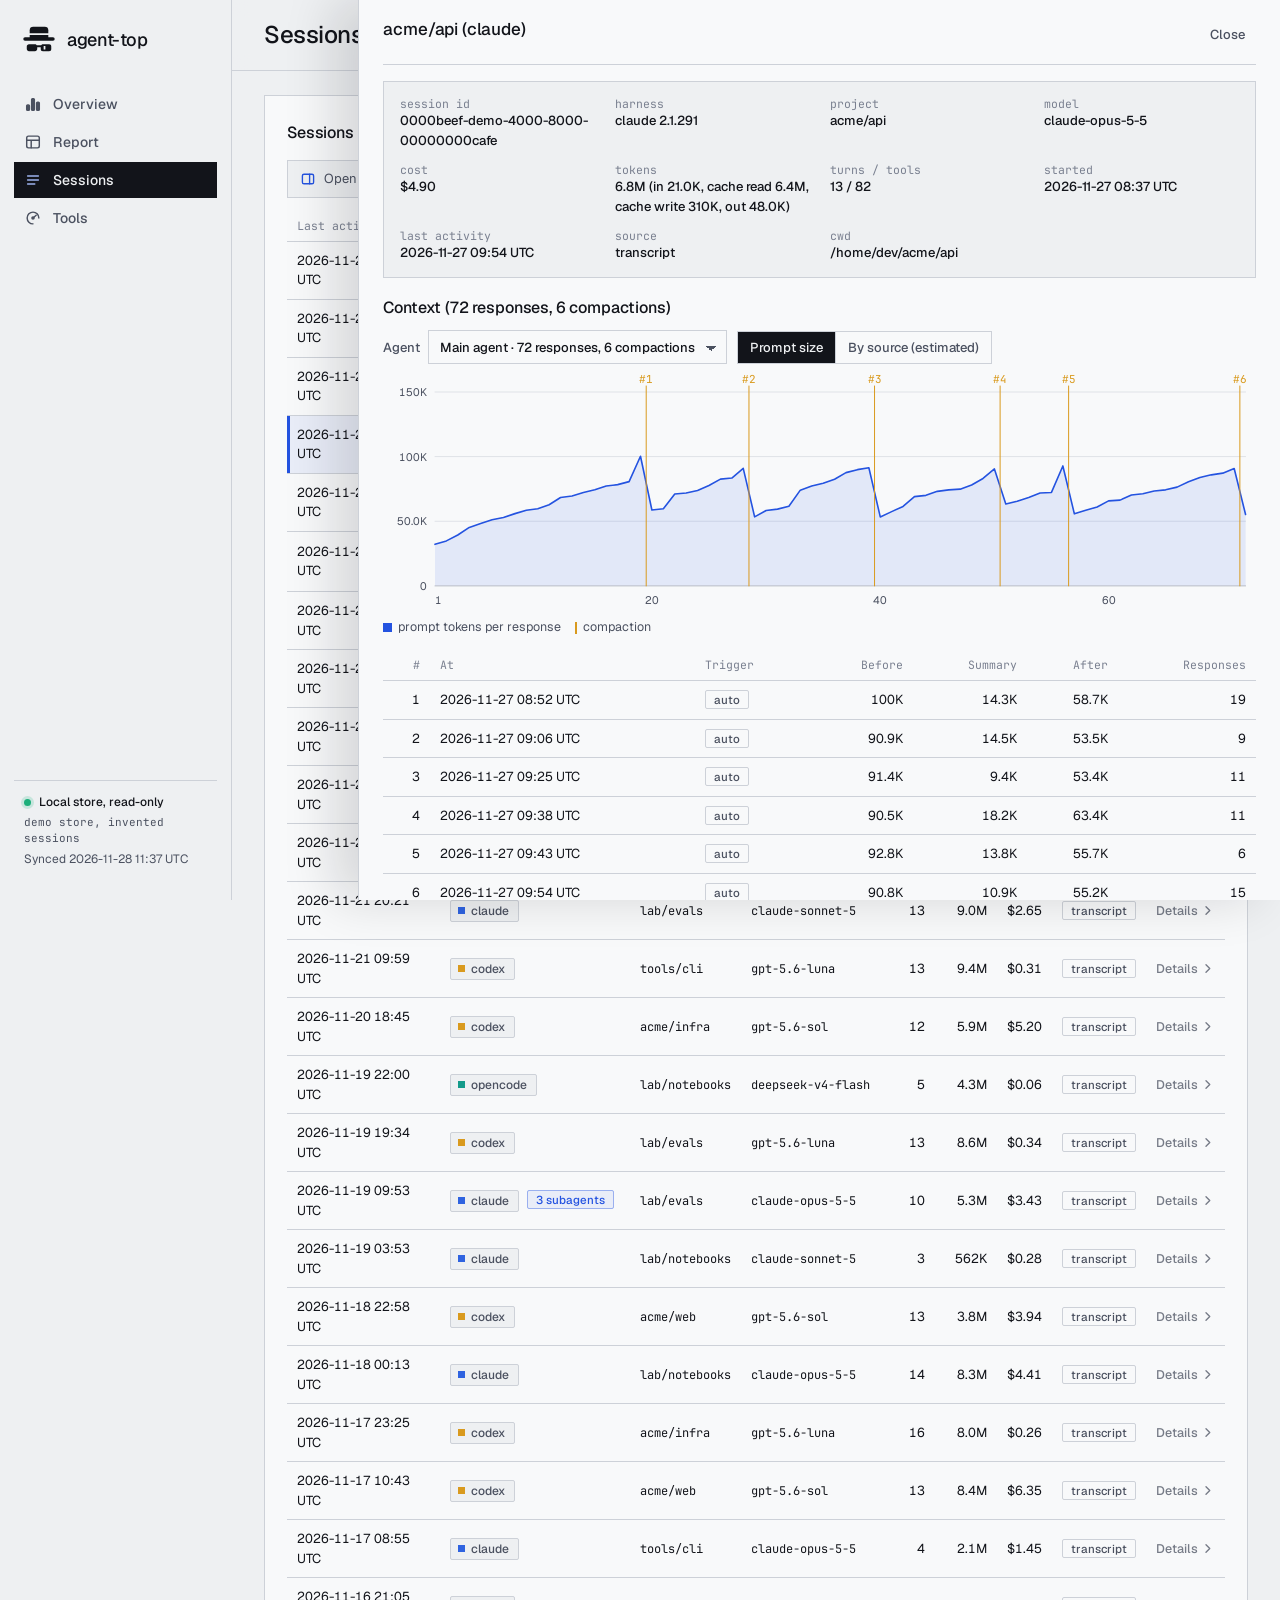
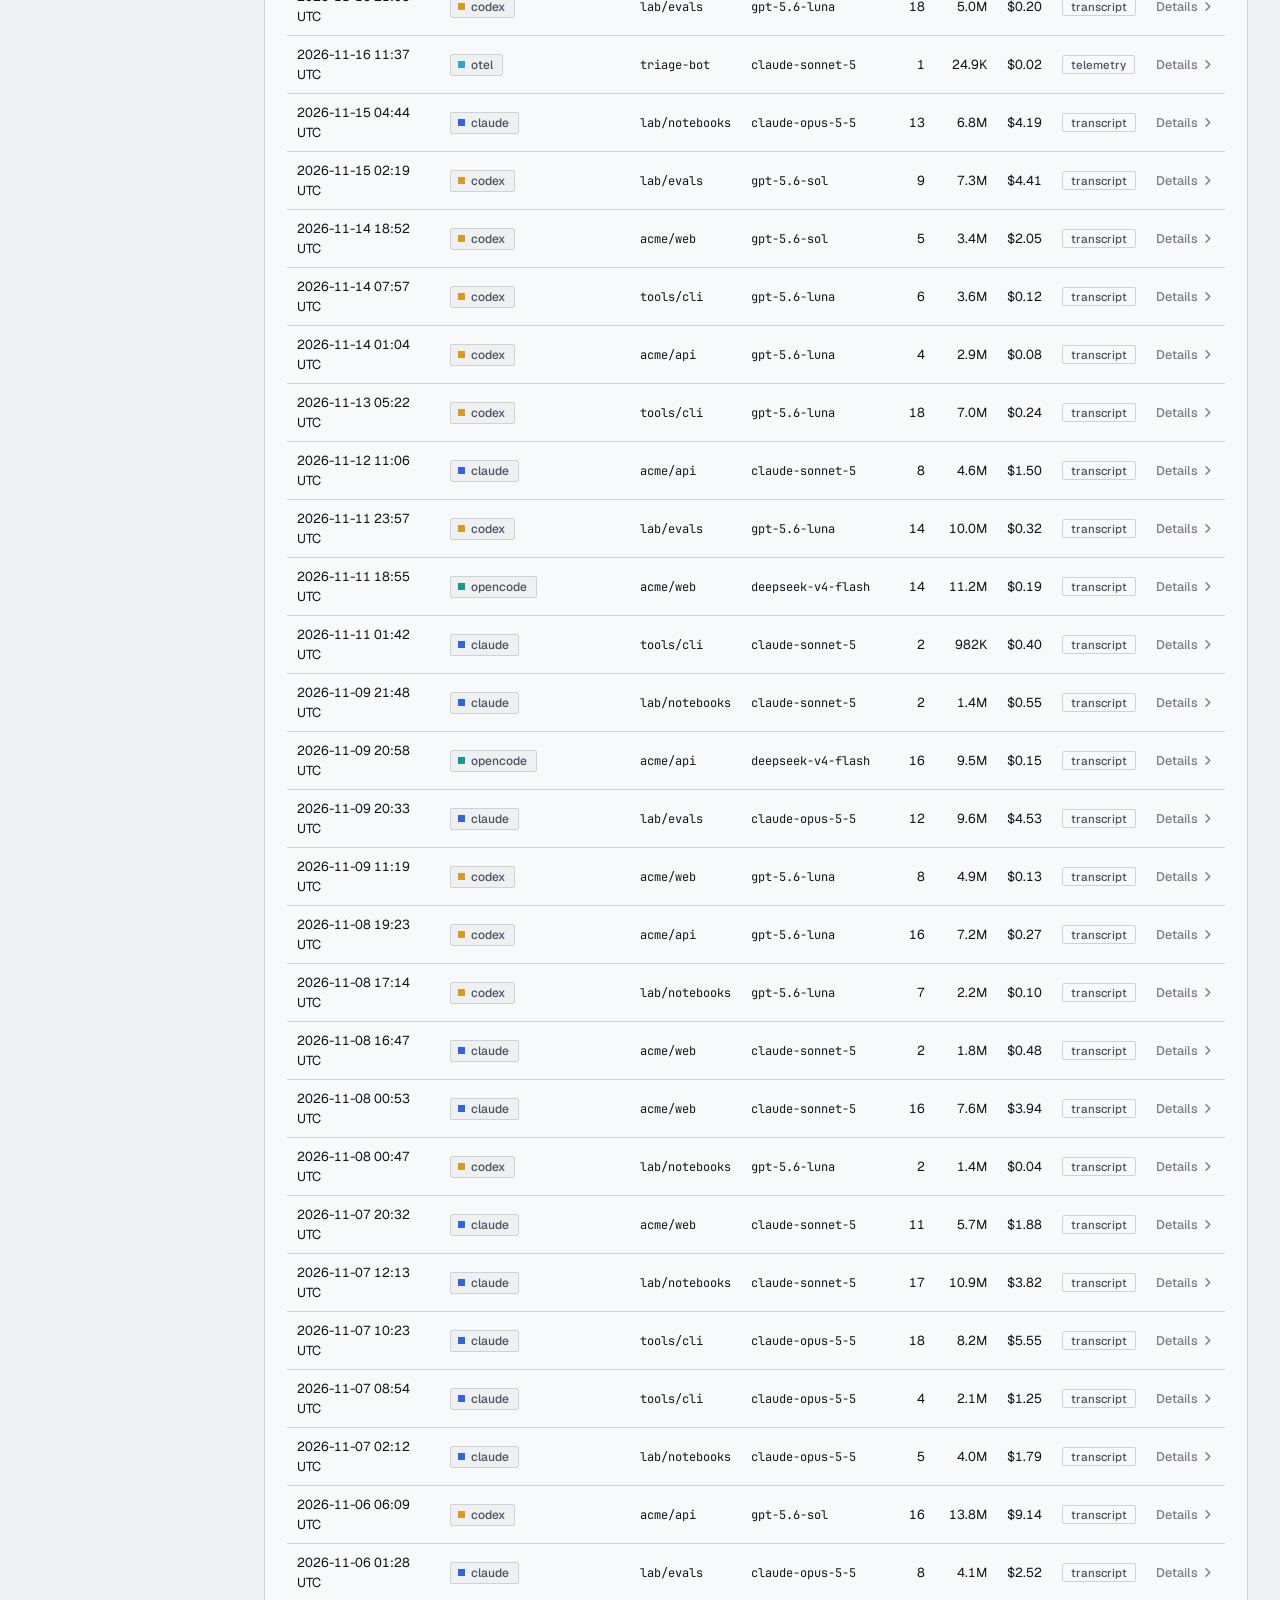
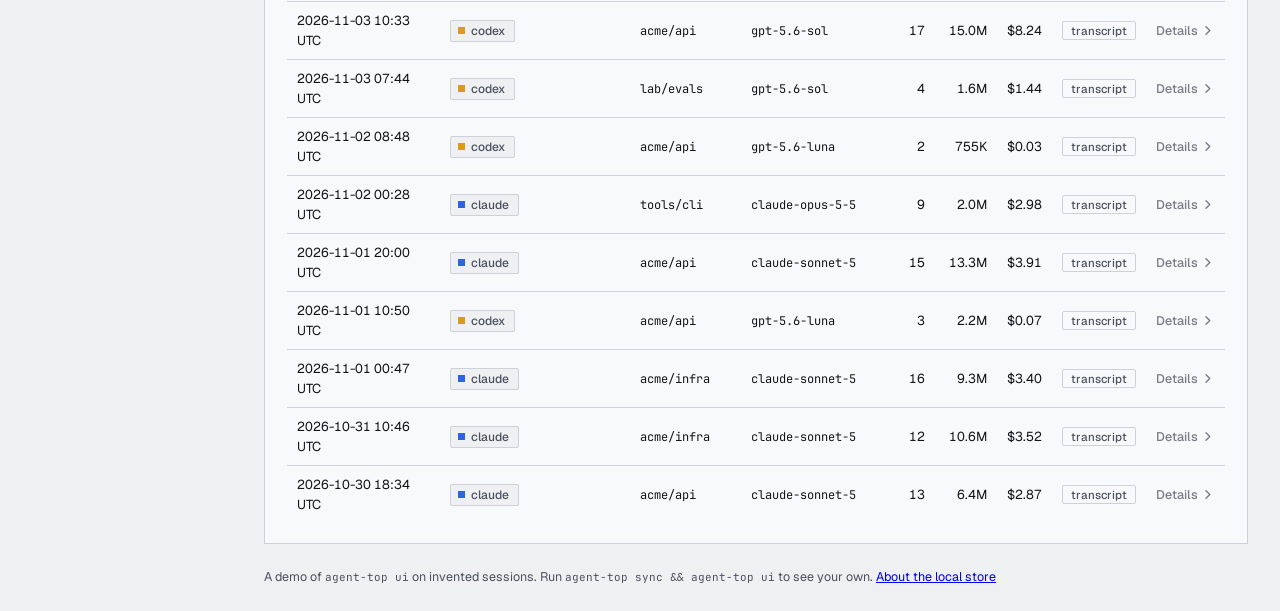
<file: docs/demo/index.html>
<!doctype html>
<html lang="en">
<head>
<meta charset="utf-8">
<meta name="viewport" content="width=device-width, initial-scale=1">
<title>agent-top ui demo</title>
<link rel="icon" href="favicon.svg" type="image/svg+xml">
<link rel="stylesheet" href="app.css">
<script src="demo.js" data-open="#s/claude/0000beef-demo-4000-8000-00000000cafe"></script>
<script src="app.js" defer></script>
</head>
<body>
<div class="shell">
<aside class="side" aria-label="agent-top">
  <div class="brand">
    <svg class="logo" viewBox="92 92 840 840" aria-hidden="true"><path d="M282 367V295c0-60 33-86 86-86h288c53 0 86 26 86 86v72z"/><path d="M282 411h460v57h115a43 43 0 0 1 0 86H167a43 43 0 0 1 0-86h115z"/><path d="M265 641h145c25 0 38 10 48 28h107c10-18 23-28 48-28h147c37 0 55 18 55 55v63c0 37-18 55-55 55H610c-37 0-55-18-55-55v-46h-87v46c0 30-25 55-55 55H265c-30 0-55-25-55-55v-63c0-30 25-55 55-55zM627 684v87h43v-87z" fill-rule="evenodd"/></svg>
    <span class="name">agent-top</span>
  </div>

  <nav class="tabs" role="tablist" aria-label="Views" aria-orientation="vertical" id="tabs">
    <button type="button" role="tab" id="tab-overview" aria-controls="panel-overview" data-tab="overview" data-title="Overview">
      <svg viewBox="0 0 20 20" aria-hidden="true"><rect x="3" y="11" width="3" height="6" rx="1"/><rect x="8.5" y="4" width="3" height="13" rx="1"/><rect x="14" y="8" width="3" height="9" rx="1"/></svg>
      <span>Overview</span>
    </button>
    <button type="button" role="tab" id="tab-report" aria-controls="panel-report" data-tab="report" data-title="Report">
      <svg viewBox="0 0 20 20" aria-hidden="true"><rect x="3" y="3.5" width="14" height="13" rx="2" fill="none"/><path d="M3 8h14M8 8v8.5" fill="none"/></svg>
      <span>Report</span>
    </button>
    <button type="button" role="tab" id="tab-sessions" aria-controls="panel-sessions" data-tab="sessions" data-title="Sessions">
      <svg viewBox="0 0 20 20" aria-hidden="true"><path d="M4 5.5h12M4 10h12M4 14.5h8" fill="none"/></svg>
      <span>Sessions</span>
    </button>
    <button type="button" role="tab" id="tab-tools" aria-controls="panel-tools" data-tab="tools" data-title="Tools">
      <svg viewBox="0 0 20 20" aria-hidden="true"><path d="M10 16.5a6.5 6.5 0 1 1 6.5-6.5M10 10l3.5-3" fill="none"/><circle cx="10" cy="10" r="1.2"/></svg>
      <span>Tools</span>
    </button>
  </nav>

  <div class="store" id="store">
    <div class="store-state"><span class="live-dot" aria-hidden="true"></span>Local store, read-only</div>
    <div class="store-path" id="meta"></div>
    <div class="store-sync" id="meta-sync"></div>
  </div>
</aside>

<div class="main-col">
<header class="topbar">
  <h1 id="page-title">Overview</h1>
  <div class="controls" aria-label="Filters">
    <div class="seg" role="radiogroup" aria-label="Time range" id="range">
      <button type="button" role="radio" data-range="7">7 days</button>
      <button type="button" role="radio" data-range="30">30 days</button>
      <button type="button" role="radio" data-range="90">90 days</button>
      <button type="button" role="radio" data-range="0">All</button>
    </div>
    <label class="select"><span class="sr">Harness</span>
      <select id="harness" aria-label="Harness"><option value="">All harnesses</option></select>
    </label>
    <button type="button" class="icon-btn" id="theme" aria-label="Switch light or dark">
      <svg viewBox="0 0 20 20" aria-hidden="true"><circle cx="10" cy="10" r="6.5" fill="none"/><path d="M10 3.5a6.5 6.5 0 0 1 0 13z"/></svg>
    </button>
  </div>
</header>

<main id="main">
<div class="panel" role="tabpanel" id="panel-overview" aria-labelledby="tab-overview">
  <section class="kpis" id="tiles" aria-label="Totals"></section>

  <section class="card" aria-labelledby="h-daily">
    <div class="card-head">
      <h2 id="h-daily">Cost by day</h2>
      <div class="legend" id="legend-daily"></div>
      <button type="button" class="btn ghost" data-table="daily">Show as table</button>
    </div>
    <div class="chart" id="chart-daily"></div>
    <div class="table-view" id="table-daily" hidden></div>
  </section>

  <div class="grid2">
    <section class="card" aria-labelledby="h-project">
      <div class="card-head"><h2 id="h-project">Cost by project</h2><span class="note">top 10</span></div>
      <div class="bars" id="chart-project"></div>
    </section>
    <section class="card" aria-labelledby="h-model">
      <div class="card-head"><h2 id="h-model">Cost by model</h2><span class="note">top 10</span></div>
      <div class="bars" id="chart-model"></div>
    </section>
  </div>
</div>

<div class="panel" role="tabpanel" id="panel-report" aria-labelledby="tab-report" hidden>
  <div class="energy" id="energy"></div>
  <section class="card" aria-labelledby="h-report">
    <div class="card-head">
      <h2 id="h-report">Usage and cost</h2>
      <div class="seg" role="radiogroup" aria-label="Group by" id="report-by">
        <button type="button" role="radio" data-by="harness">Harness</button>
        <button type="button" role="radio" data-by="model">Model</button>
        <button type="button" role="radio" data-by="project">Project</button>
        <button type="button" role="radio" data-by="day">Day</button>
      </div>
      <button type="button" class="btn" id="report-csv">
        <svg viewBox="0 0 20 20" aria-hidden="true"><path d="M10 3.5v9M6 9l4 4 4-4M4 16.5h12" fill="none"/></svg>
        Download CSV
      </button>
    </div>
    <div id="report"></div>
    <p class="foot-note">The groups <code>agent-top report</code> prints, from the local store. Select a column heading to sort by it.</p>
  </section>
</div>

<div class="panel" role="tabpanel" id="panel-sessions" aria-labelledby="tab-sessions" hidden>
  <section class="card" aria-labelledby="h-sessions">
    <div class="card-head">
      <h2 id="h-sessions">Sessions</h2>
      <span class="note" id="sessions-count"></span>
      <label class="search">
        <svg viewBox="0 0 20 20" aria-hidden="true"><circle cx="9" cy="9" r="5" fill="none"/><path d="M13 13l3.5 3.5" fill="none"/></svg>
        <input type="search" id="sessions-filter" placeholder="Filter sessions" aria-label="Filter sessions">
      </label>
    </div>
    <p class="hint"><svg viewBox="0 0 20 20" aria-hidden="true"><rect x="3" y="4" width="14" height="12" rx="2"/><path d="M12 4v12"/></svg>Open a session to see its context timeline, run graph, turns and tool calls beside the list.</p>
    <div id="sessions"></div>
  </section>
</div>

<div class="panel" role="tabpanel" id="panel-tools" aria-labelledby="tab-tools" hidden>
  <section class="card" aria-labelledby="h-tools">
    <div class="card-head"><h2 id="h-tools">Tool latency</h2><span class="note">finished calls, nearest-rank percentiles</span></div>
    <div id="tools"></div>
  </section>

  <section class="card" aria-labelledby="h-mcp" id="mcp-card" hidden>
    <div class="card-head"><h2 id="h-mcp">MCP servers</h2></div>
    <div id="mcp"></div>
  </section>
</div>

  <section class="card drawer" id="detail" hidden aria-labelledby="h-detail">
    <div class="card-head"><h2 id="h-detail">Session</h2><button type="button" class="btn ghost" id="close-detail">Close</button></div>
    <div id="detail-body"></div>
  </section>
</main>

<footer class="foot" id="foot">A demo of <code>agent-top ui</code> on invented sessions. Run <code>agent-top sync &amp;&amp; agent-top ui</code> to see your own. <a href="../store/">About the local store</a></footer>
</div>
</div>
<div class="tip" id="tip" role="tooltip" hidden></div>
</body>
</html>
</file>
<file: docs/demo/app.css>
/* agent-top ui, in the docs site's Survey look: cool paper, ink, thin rules,
   square corners and monospaced labels. The brand is the hat-and-glasses mark.
   Chart colours are the dataviz reference palette, one fixed slot per harness,
   validated light and dark. */

@font-face { font-family: "Geist"; font-style: normal; font-weight: 100 900; font-display: swap; src: url("fonts/Geist.woff2") format("woff2"); }
@font-face { font-family: "JetBrains Mono"; font-style: normal; font-weight: 100 800; font-display: swap; src: url("fonts/JetBrainsMono.woff2") format("woff2"); }

:root {
  color-scheme: light;
  --page: #eef0f2;
  --card: #f8f9fa;
  --raise: #eef0f2;
  --ink: #12141a;
  --ink-2: #4b5160;
  --muted: #4b5160;
  --faint: #7a8090;
  --grid: #dfe2e7;
  --axis: #b9bdc6;
  --line: #cdd1d8;
  --line-2: #cdd1d8;
  --rail: #dfe2e7;
  --accent: #2453e0;
  --ramp-2: #6a90f6;
  --ramp-3: #9db2ee;
  --wash: rgba(36, 83, 224, 0.07);
  --focus: rgba(36, 83, 224, 0.45);
  --critical: #d03b3b;
  --ok: #1baf7a;
  --shadow: none;
  --h1: #2f63e0; --h2: #d99a1e; --h3: #139a8a; --h4: #b04fb0; --h5: #e2706a; --h6: #3aa0d8;
  --other: #898781;
  --turn: #e9e8e4;
  /* The sidebar is paper with a rule; the hero tile stays ink in both themes. */
  --side: var(--page);
  --side-2: var(--rail);
  --side-ink: var(--ink);
  --side-muted: var(--muted);
  --hero: #12141a;
  --hero-muted: #9aa1b1;
  --on-ink: #ffffff;
  --mono: "JetBrains Mono", "SF Mono", Menlo, Consolas, monospace;
  --sans: "Geist", system-ui, -apple-system, "Segoe UI", sans-serif;
}
@media (prefers-color-scheme: dark) {
  :root:where(:not([data-theme="light"])) {
    color-scheme: dark;
    --page: #0c0e12; --card: #13161c; --raise: #1a1d24;
    --ink: #f3f4f7; --ink-2: #c1c5d0; --muted: #a3a9b7; --faint: #7d8494;
    --grid: #22252d; --axis: #353945; --line: #2a2e38; --line-2: #2a2e38; --rail: #1d2028;
    --hero: #1a1d24; --on-ink: #12141a;
    --accent: #6f8ff0; --ramp-2: #4b6fd8; --ramp-3: #33498f;
    --wash: rgba(111, 143, 240, 0.10); --focus: rgba(111, 143, 240, 0.55);
    --shadow: none;
    --h1: #5b86f0; --h2: #c98f1c; --h3: #16a08f; --h4: #c062c0; --h5: #e0705f; --h6: #3f97d6;
    --turn: #262624;
    --side: var(--page); --side-2: var(--rail);
  }
}
:root[data-theme="dark"] {
  color-scheme: dark;
  --page: #0c0e12; --card: #13161c; --raise: #1a1d24;
  --ink: #f3f4f7; --ink-2: #c1c5d0; --muted: #a3a9b7; --faint: #7d8494;
  --grid: #22252d; --axis: #353945; --line: #2a2e38; --line-2: #2a2e38; --rail: #1d2028;
  --hero: #1a1d24; --on-ink: #12141a;
  --accent: #6f8ff0; --ramp-2: #4b6fd8; --ramp-3: #33498f;
  --wash: rgba(111, 143, 240, 0.10); --focus: rgba(111, 143, 240, 0.55);
  --shadow: none;
  --h1: #5b86f0; --h2: #c98f1c; --h3: #16a08f; --h4: #c062c0; --h5: #e0705f; --h6: #3f97d6;
  --turn: #262624;
  --side: var(--page); --side-2: var(--rail);
}

* { box-sizing: border-box; }
html, body { margin: 0; }
body { background: var(--page); color: var(--ink); font: 14px/1.5 var(--sans); -webkit-font-smoothing: antialiased; }
code { font-family: var(--mono); font-size: 0.88em; }
h1 { font: 500 24px/1.2 var(--sans); letter-spacing: -0.02em; margin: 0; }
h2 { font: 500 16px/1.3 var(--sans); letter-spacing: -0.01em; margin: 0; color: var(--ink); }
.sr { position: absolute; width: 1px; height: 1px; overflow: hidden; clip: rect(0 0 0 0); white-space: nowrap; }
:focus-visible { outline: 2px solid var(--focus); outline-offset: 2px; }
svg { stroke-linecap: round; stroke-linejoin: round; }

/* ---- shell: sidebar and main column ---------------------------------------- */

.shell { display: grid; grid-template-columns: 232px minmax(0, 1fr); min-height: 100vh; }
.side { background: var(--side); color: var(--side-ink); display: flex; flex-direction: column; gap: 28px; padding: 20px 14px;
  position: sticky; top: 0; height: 100vh; border-right: 1px solid var(--line); }
.brand { display: flex; align-items: center; gap: 11px; padding: 2px 8px; }
.brand .logo { width: 34px; height: 34px; flex: none; fill: var(--ink); }
.brand .name { font: 500 18px var(--sans); letter-spacing: -0.02em; color: var(--ink); }

.tabs { display: flex; flex-direction: column; gap: 2px; }
.tabs [role="tab"] { display: flex; align-items: center; gap: 11px; border: 0; background: none; color: var(--side-muted); font: 500 14px var(--sans);
  padding: 9px 10px; border-radius: 0; cursor: pointer; text-align: left; position: relative; }
.tabs [role="tab"] svg { width: 18px; height: 18px; flex: none; stroke: currentColor; stroke-width: 1.6; fill: currentColor; }
.tabs [role="tab"] svg [fill="none"] { fill: none; }
.tabs [role="tab"]:hover { color: var(--side-ink); background: var(--side-2); }
.tabs [role="tab"][aria-selected="true"] { color: var(--page); background: var(--ink); }
.tabs [role="tab"][aria-selected="true"] svg { color: var(--ramp-3); }

.store { margin-top: auto; padding: 12px 10px; border-top: 1px solid var(--line); font-size: 12px; color: var(--side-muted); display: grid; gap: 4px; }
.store-state { display: flex; align-items: center; gap: 8px; color: var(--side-ink); font-weight: 500; }
.live-dot { width: 7px; height: 7px; border-radius: 50%; background: #1baf7a; box-shadow: 0 0 0 3px rgba(27, 175, 122, 0.18); }
.store-path { font: 11px/1.4 var(--mono); overflow-wrap: anywhere; }

.main-col { min-width: 0; display: flex; flex-direction: column; }
.topbar { display: flex; align-items: center; gap: 16px; flex-wrap: wrap; padding: 18px 32px; position: sticky; top: 0; z-index: 4;
  background: color-mix(in srgb, var(--page) 88%, transparent); backdrop-filter: blur(8px); border-bottom: 1px solid var(--line); }
.topbar h1 { margin-right: auto; }
.controls { display: flex; gap: 10px; align-items: center; flex-wrap: wrap; }

main { padding: 24px 32px 16px; display: grid; grid-template-columns: minmax(0, 1fr); gap: 20px; max-width: 1360px; width: 100%; transition: opacity 0.15s; }
main.loading { opacity: 0.6; }
.panel { display: grid; grid-template-columns: minmax(0, 1fr); gap: 20px; min-width: 0; }
.panel[hidden] { display: none; }

/* ---- components -------------------------------------------------------------- */

.seg { display: inline-flex; padding: 0; gap: 0; border-radius: 0; background: var(--card); border: 1px solid var(--line); }
.seg button { border: 0; border-left: 1px solid var(--line); background: none; color: var(--ink-2); font: 500 13px var(--sans); padding: 7px 12px; border-radius: 0; cursor: pointer; white-space: nowrap; }
.seg button:first-child { border-left: 0; }
.seg button:hover { color: var(--ink); }
.seg button[aria-checked="true"] { background: var(--ink); color: var(--page); }

.select { display: flex; gap: 8px; align-items: center; font: 500 13px var(--sans); color: var(--ink-2); }
.select select, .search input { font: 500 13px var(--sans); height: 34px; padding: 0 30px 0 11px; border-radius: 0; border: 1px solid var(--line-2);
  background: var(--card); color: var(--ink); appearance: none; cursor: pointer;
  background-image: linear-gradient(45deg, transparent 50%, var(--muted) 50%), linear-gradient(135deg, var(--muted) 50%, transparent 50%);
  background-position: calc(100% - 15px) 15px, calc(100% - 10px) 15px; background-size: 5px 5px; background-repeat: no-repeat; }
.search { position: relative; display: flex; align-items: center; }
.search svg { position: absolute; left: 10px; width: 16px; height: 16px; stroke: var(--muted); stroke-width: 1.6; pointer-events: none; }
.search input { padding: 0 11px 0 32px; width: min(300px, 100%); background-image: none; cursor: text; }
.search input::placeholder { color: var(--muted); }

.btn { display: inline-flex; align-items: center; gap: 7px; height: 34px; padding: 0 13px; border-radius: 0; font: 500 13px var(--sans);
  border: 1px solid var(--ink); background: var(--card); color: var(--ink); cursor: pointer; white-space: nowrap; }
.btn:hover { background: var(--ink); color: var(--page); }
.btn svg { width: 16px; height: 16px; stroke: currentColor; stroke-width: 1.7; }
.btn.ghost { border-color: transparent; background: none; box-shadow: none; color: var(--ink-2); height: 30px; padding: 0 10px; }
.btn.ghost:hover { background: var(--raise); color: var(--ink); }
.btn[aria-pressed="true"] { background: var(--wash); color: var(--accent); }
.icon-btn { width: 34px; height: 34px; display: grid; place-items: center; border-radius: 0; border: 1px solid var(--line-2); background: var(--card); color: var(--ink-2); cursor: pointer; }
.icon-btn:hover { color: var(--ink); background: var(--raise); }
.icon-btn svg { width: 18px; height: 18px; stroke: currentColor; stroke-width: 1.6; fill: currentColor; }
.icon-btn svg [fill="none"] { fill: none; }
/* Older markup in the session detail still says toggle. */
.toggle { font: 500 13px var(--sans); background: none; border: 1px solid var(--line-2); color: var(--ink-2); border-radius: 0; padding: 4px 10px; cursor: pointer; }

.card { background: var(--card); border: 1px solid var(--line); border-radius: 0; padding: 20px 22px; min-width: 0; }
.card-head { display: flex; align-items: center; gap: 12px; margin-bottom: 14px; flex-wrap: wrap; }
.card-head h2 { margin-right: auto; }
.card-head h2 + .note { margin-right: auto; margin-left: -4px; }
.card-head:has(h2 + .note) h2 { margin-right: 0; }
.note { color: var(--muted); font-size: 12.5px; }
/* A short qualifier beside a heading reads as a label. */
.card-head .note { color: var(--faint); font: 12px var(--mono); }
.foot-note { color: var(--muted); font-size: 12.5px; margin: 12px 0 0; }
.grid2 { display: grid; grid-template-columns: repeat(auto-fit, minmax(min(380px, 100%), 1fr)); gap: 20px; }

.pill { display: inline-flex; align-items: center; gap: 6px; font: 500 12px var(--sans); padding: 2px 9px 2px 7px; border-radius: 2px;
  background: var(--raise); border: 1px solid var(--line); color: var(--ink-2); white-space: nowrap; }
.pill i { width: 7px; height: 7px; border-radius: 0; }
.badge { font: 500 11.5px var(--sans); padding: 1px 8px; border-radius: 2px; border: 1px solid var(--line-2); color: var(--ink-2); white-space: nowrap; }
.badge.sub { margin-left: 8px; color: var(--accent); border-color: color-mix(in srgb, var(--accent) 40%, transparent); background: var(--wash); }
.err { color: var(--critical); font-weight: 600; }

/* The meter: the logo's stepped bars, used for a share of a whole. */
.meter { display: grid; grid-auto-flow: column; grid-auto-columns: 1fr; gap: 2px; height: 8px; }
.meter i { border-radius: 0; background: var(--rail); }
.meter i.on { background: var(--accent); }
.meter i.on.lo { background: var(--ramp-3); }
.meter i.on.mid { background: var(--ramp-2); }

/* ---- KPIs ------------------------------------------------------------------- */

.kpis { display: grid; grid-template-columns: minmax(0, 1.7fr) repeat(2, minmax(0, 1fr)); grid-auto-rows: auto; gap: 20px; }
.kpi { background: var(--card); border: 1px solid var(--line); border-radius: 0; padding: 18px 20px; min-width: 0; display: grid; gap: 4px; align-content: start; }
.kpi .label { font: 12px var(--mono); color: var(--faint); }
.kpi .value { font: 500 30px/1.15 var(--sans); letter-spacing: -0.03em; margin-top: 6px; font-variant-numeric: tabular-nums; }
.kpi .sub { color: var(--muted); font-size: 13px; }
.kpi .meter { margin-top: 8px; }
.kpi.hero { grid-row: span 2; padding: 22px 24px; background: var(--hero); border-color: var(--hero); color: #fff; }
.kpi.hero .label { color: var(--hero-muted); }
.kpi.hero .value { font-size: 56px; letter-spacing: -0.04em; margin-top: 10px; }
.kpi.hero .sub { color: var(--hero-muted); }
/* The hero's daily bars, in the logo's three blues by height. */
.spark { display: flex; align-items: flex-end; gap: 3px; height: 72px; margin-top: auto; padding-top: 18px; }
.spark i { flex: 1; min-width: 2px; border-radius: 0; background: #9db2ee; }
.spark i.mid { background: #6a90f6; }
.spark i.hi { background: #2453e0; }
.spark i.zero { background: rgba(255, 255, 255, 0.08); height: 2px !important; }
.kpi.hero .spark-axis { display: flex; justify-content: space-between; font: 11px var(--mono); color: var(--hero-muted); margin-top: 6px; }
.kpi.warn .value { color: var(--h2); }
@media (max-width: 1100px) { .kpis { grid-template-columns: repeat(2, minmax(0, 1fr)); } .kpi.hero { grid-column: 1 / -1; grid-row: auto; } }
@media (max-width: 520px) { .kpis { gap: 12px; } .kpi { padding: 14px; } .kpi .value { font-size: 22px; } .kpi.hero .value { font-size: 40px; } }
@media (max-width: 480px) { .tabs [role="tab"] svg { display: none; } .tabs { gap: 0; } }

/* Harness colours, one fixed slot each (claude, codex, opencode, gemini,
   kodelet, otel): cobalt, gold, teal, plum, coral, sky. Validated with the
   dataviz checks in both modes; the stacked bars keep a 2px gap and a legend
   and table view, which the gold and sky slots need on white. */

/* ---- charts ------------------------------------------------------------------- */

.legend { display: flex; gap: 14px; flex-wrap: wrap; font-size: 12.5px; color: var(--ink-2); }
.legend span { display: inline-flex; align-items: center; gap: 6px; }
.legend i, .key { display: inline-block; width: 9px; height: 9px; border-radius: 0; }

.chart svg { display: block; width: 100%; height: auto; overflow: visible; }
.chart .axis text, .waterfall text { fill: var(--muted); font: 11px var(--sans); font-variant-numeric: tabular-nums; }
.chart .grid line { stroke: var(--grid); stroke-width: 1; }
.chart .base { stroke: var(--axis); stroke-width: 1; }
.chart .seg-mark:hover, .chart .seg-mark:focus { filter: brightness(1.12); outline: none; }

.bars { display: grid; gap: 2px; }
.bars .row { display: grid; grid-template-columns: minmax(90px, 36%) 1fr; gap: 12px; align-items: center; padding: 5px 6px; border-radius: 0; font-size: 13px; }
.bars .row:hover, .bars .row:focus { background: var(--raise); outline: none; }
.bars .name { overflow: hidden; text-overflow: ellipsis; white-space: nowrap; color: var(--ink); font-family: var(--mono); font-size: 12px; }
.bars .track { display: grid; grid-template-columns: 1fr 72px; align-items: center; gap: 10px; min-width: 0; }
.bars .lane { min-width: 0; background: var(--rail); border-radius: 0; }
.bars .fill { height: 10px; border-radius: 0; background: var(--accent); min-width: 2px; }
.bars .val { color: var(--ink); font-variant-numeric: tabular-nums; white-space: nowrap; font-size: 12.5px; font-weight: 500; text-align: right; }

/* ---- tables ------------------------------------------------------------------ */

.table-wrap { overflow-x: auto; margin: 0 -20px; padding: 0 20px; }
table { width: 100%; border-collapse: collapse; font-size: 13px; }
th { text-align: left; font: 400 11.5px var(--mono); color: var(--faint); padding: 8px 10px; border-bottom: 1px solid var(--line); white-space: nowrap; background: var(--card); }
td { padding: 9px 10px; border-bottom: 1px solid var(--line); font-variant-numeric: tabular-nums; vertical-align: middle; }
tbody tr:last-child td { border-bottom: 0; }
td.num, th.num { text-align: right; }
td.mono { font-family: var(--mono); font-size: 12px; }
td.trunc { max-width: 280px; overflow: hidden; text-overflow: ellipsis; white-space: nowrap; }
tbody tr { transition: background 0.1s; }
tbody tr:hover { background: var(--raise); }
tbody tr.click { cursor: pointer; }
tbody tr.click:focus { background: var(--wash); outline: none; }
tbody tr[aria-current="true"] { background: var(--wash); box-shadow: inset 3px 0 0 var(--accent); }
.lat { display: inline-block; height: 8px; border-radius: 0; background: var(--h1); vertical-align: middle; margin-right: 8px; }
.lat.p95 { background: var(--h2); }

th .sort { all: unset; cursor: pointer; font: inherit; color: inherit; display: inline-flex; gap: 4px; align-items: center; }
th .sort:hover { color: var(--ink); }
th .sort:focus-visible { outline: 2px solid var(--focus); outline-offset: 2px; border-radius: 2px; }
th[aria-sort="ascending"], th[aria-sort="descending"] { color: var(--ink); }
table.report tfoot td { font-weight: 600; border-top: 1px solid var(--line-2); border-bottom: 0; background: var(--raise); }
table.report td.share { width: 120px; }
table.report td.share .meter { height: 6px; }
table.report td.cost { font-weight: 600; }

.empty { color: var(--muted); padding: 28px 0; text-align: center; }
.load-error { color: var(--critical); text-align: left; }

/* ---- session detail ---------------------------------------------------------- */

.facts { display: grid; grid-template-columns: repeat(auto-fit, minmax(180px, 1fr)); gap: 12px 20px; margin-bottom: 20px; font-size: 13px;
  padding: 14px 16px; background: var(--raise); border: 1px solid var(--line); border-radius: 0; }
.facts div { min-width: 0; }
.facts .k { font: 11.5px var(--mono); color: var(--faint); }
.facts .v { overflow-wrap: anywhere; font-weight: 500; }
.waterfall { overflow-x: auto; margin-top: 12px; }
.waterfall svg { color: var(--ink); display: block; }
.waterfall h2 { margin: 8px 0; }

/* A panel on the right over the page, scrolled on its own, so the sessions
   table stays in view beside it. Full width on a narrow screen. */
.drawer { position: fixed; top: 0; right: 0; bottom: 0; z-index: 6; width: min(980px, 72vw); overflow-y: auto; overscroll-behavior: contain;
  border-radius: 0; border-width: 0 0 0 1px; padding: 0 24px 24px; box-shadow: -24px 0 48px rgba(12, 14, 18, 0.14); }
.drawer > .card-head { position: sticky; top: 0; z-index: 1; background: var(--card); padding: 18px 0 14px; margin: 0 0 16px; border-bottom: 1px solid var(--line); }
.drawer > .card-head h2 { overflow: hidden; text-overflow: ellipsis; white-space: nowrap; min-width: 0; flex: 1; font-size: 17px; }
.drawer-open .foot { padding-bottom: 24px; }
@media (max-width: 900px) { .drawer { width: 100vw; border-width: 0; border-radius: 0; } }
.drawer h2 { margin-bottom: 10px; }

/* Context timeline: the exact prompt in the accent, compactions as rules. */
.ctx:not(:empty) { margin-bottom: 24px; }
.ctx > .card-head { margin-bottom: 8px; }
.ctx > .card-head h2 { margin-bottom: 0; }
.ctx .chart svg { margin-top: 4px; }
.ctx .ctx-line { fill: none; stroke: var(--accent); stroke-width: 1.6; stroke-linejoin: round; }
.ctx .ctx-line.thin { stroke: var(--ink-2); stroke-width: 1; stroke-opacity: 0.6; }
.ctx .ctx-fill { fill: var(--accent); fill-opacity: 0.10; }
.ctx .band { fill-opacity: 0.55; }
.ctx .rule { stroke: var(--h2); stroke-width: 1; pointer-events: none; }
.ctx .rule.inferred { stroke-dasharray: 3 3; }
.ctx .rule.on { stroke-width: 2.5; }
.ctx .rule-label { fill: var(--h2); font: 11px var(--mono); pointer-events: none; }
.ctx .rule-label.on { font-weight: 700; }
.ctx .rule-hit { fill: transparent; cursor: pointer; }
.ctx .rule-hit:hover, .ctx .rule-hit:focus { fill: var(--wash); outline: none; }
.ctx .window { stroke: var(--ink-2); stroke-width: 1; stroke-dasharray: 6 4; pointer-events: none; }
.ctx .window-label { fill: var(--ink-2); font: 11px var(--mono); pointer-events: none; }
.ctx .cross { stroke: var(--ink-2); stroke-dasharray: 2 3; pointer-events: none; }
.ctx .ctx-dot { fill: var(--accent); stroke: var(--card); stroke-width: 1.5; pointer-events: none; }
.ctx .legend { margin-top: 6px; }
.ctx .table-wrap { margin-top: 12px; }
.ctx-sources { margin-top: 12px; display: grid; gap: 2px; }
.ctx-sources h2 { margin-bottom: 2px; }
.ctx-sources .track { grid-template-columns: 1fr 112px; }
.ctx-controls { display: flex; gap: 10px; align-items: center; flex-wrap: wrap; }
.legend .k-rule { width: 0; height: 12px; border-radius: 0; border-left: 2px solid var(--h2); }
.legend .k-rule.inferred { border-left-style: dashed; }
.legend .k-window { width: 14px; height: 0; border-radius: 0; border-top: 2px dashed var(--ink-2); background: none; }

/* Run graph: a neutral trunk for the main agent, the accent for subagents. */
.run:not(:empty) { margin-bottom: 24px; }
.run > .note:only-child { padding: 4px 0; }
.graph svg { overflow: visible; }
.graph text { fill: var(--ink); font: 12px var(--sans); pointer-events: none; }
.graph .dim { fill: var(--muted); }
.graph .name { font-weight: 600; }
.graph .id { fill: var(--muted); font: 11px var(--mono); }
.graph .bad { fill: var(--critical); font-weight: 600; }
.graph .lines { fill: none; pointer-events: none; }
.graph .trunk { stroke: var(--ink-2); stroke-width: 1.5; }
.graph .branch { stroke: var(--accent); stroke-width: 1.5; }
.graph .loose { stroke-dasharray: 3 3; }
.graph circle, .graph rect.turn { pointer-events: none; }
.graph .turn { fill: var(--card); stroke: var(--ink-2); stroke-width: 1.5; }
.graph .agent, .graph .join { fill: var(--accent); stroke: var(--card); stroke-width: 1.5; }
.graph circle.bad { fill: var(--critical); }
.graph .hit { fill: transparent; cursor: pointer; }
.graph .hit:hover, .graph .hit:focus, .graph .hit.on { fill: var(--wash); outline: none; }
.legend .k-turn { border-radius: 50%; border: 1.5px solid var(--ink-2); background: var(--card); }
.legend .k-agent { border-radius: 50%; background: var(--accent); }
.legend .k-loose { height: 0; border-radius: 0; border-top: 2px dashed var(--accent); }

.tip { position: fixed; z-index: 10; pointer-events: none; background: var(--card); color: var(--ink); border: 1px solid var(--ink); border-radius: 0;
  padding: 9px 11px; font-size: 12.5px; box-shadow: 0 8px 20px rgba(12, 14, 18, 0.10); max-width: 300px; }
.tip .tv { font-weight: 600; font-size: 14px; margin-bottom: 2px; }
.tip .tr { display: flex; gap: 8px; align-items: center; color: var(--ink-2); }
.tip .lk { width: 12px; height: 2px; display: inline-block; }

.foot { color: var(--muted); font-size: 12.5px; padding: 8px 32px 28px; }

/* ---- narrow screens: the sidebar folds into a bar on top ------------------------ */

@media (max-width: 860px) {
  .shell { grid-template-columns: minmax(0, 1fr); }
  .side { position: static; height: auto; flex-direction: row; flex-wrap: wrap; align-items: center; gap: 10px 16px; padding: 12px 16px; }
  .tabs { flex-direction: row; order: 3; width: 100%; overflow-x: auto; scrollbar-width: none; margin: 0 -4px; }
  .tabs [role="tab"] { padding: 7px 10px; }
    .store { margin: 0 0 0 auto; border: 0; padding: 0; }
  .store-path, .store-sync { display: none; }
  .topbar { position: static; padding: 14px 16px; }
  main { padding: 16px; }
  .foot { padding: 8px 16px 20px; }
  .table-wrap { margin: 0 -20px; }
}
@media (prefers-reduced-motion: reduce) { * { transition: none !important; } }

/* A session row opens the side panel; the last cell says so. */
.open-hint { display: inline-flex; align-items: center; gap: 2px; color: var(--muted); font: 500 12.5px var(--sans); white-space: nowrap; opacity: 0.75; }
.open-hint svg { width: 15px; height: 15px; stroke: currentColor; stroke-width: 1.8; fill: none; transition: transform 0.12s; }
tbody tr.click:hover .open-hint, tbody tr.click:focus .open-hint, tbody tr[aria-current="true"] .open-hint { color: var(--accent); opacity: 1; }
tbody tr.click:hover .open-hint svg, tbody tr.click:focus .open-hint svg { transform: translateX(2px); }
tbody tr.click:hover { background: var(--wash); }
.hint { display: flex; align-items: center; gap: 8px; margin: -4px 0 12px; padding: 8px 12px; border-radius: 0; border: 1px solid var(--line); background: var(--raise); color: var(--ink-2); font-size: 13px; }
.hint svg { width: 16px; height: 16px; flex: none; stroke: var(--accent); stroke-width: 1.7; fill: none; }

/* Energy and CO2e (RFC-111): from the user's table, always a range. */
.energy { display: grid; gap: 20px; }
.energy:empty { display: none; }
.energy-kpis { grid-template-columns: minmax(0, 1.4fr) repeat(3, minmax(0, 1fr)); }
.kpi.hero-soft { background: var(--hero); border-color: var(--hero); color: #fff; }
.kpi.hero-soft .label, .kpi.hero-soft .sub { color: var(--hero-muted); }
.kpi.hero-soft .value { color: var(--ramp-3); font-size: 34px; }
@media (max-width: 1100px) { .energy-kpis { grid-template-columns: repeat(2, minmax(0, 1fr)); } }
.co2-low { fill: var(--accent); }
.co2-high { fill: var(--accent); fill-opacity: 0.28; }
.legend .k-low { background: var(--accent); }
.legend .k-high { background: var(--accent); opacity: 0.28; }
td.est { white-space: nowrap; color: var(--ink); }
.callout { display: grid; grid-template-columns: auto minmax(0, 1fr); gap: 16px; align-items: start; }
.callout h2 { margin-bottom: 6px; }
.callout p { margin: 0 0 8px; color: var(--ink-2); max-width: 75ch; }
.callout a { color: var(--accent); font-weight: 500; }
.callout-mark { width: 40px; height: 40px; border-radius: 0; display: grid; place-items: center; background: var(--wash); }
.callout-mark svg { width: 22px; height: 22px; stroke: var(--accent); stroke-width: 1.7; fill: none; }
.foot-note a { color: var(--accent); }
/* Energy and CO2e is experimental (RFC-111); its headings say so. */
.exp { display: inline-block; margin-left: 8px; padding: 1px 6px; font: 500 11px var(--mono); vertical-align: 2px; color: var(--page); background: var(--ink); }
</file>
